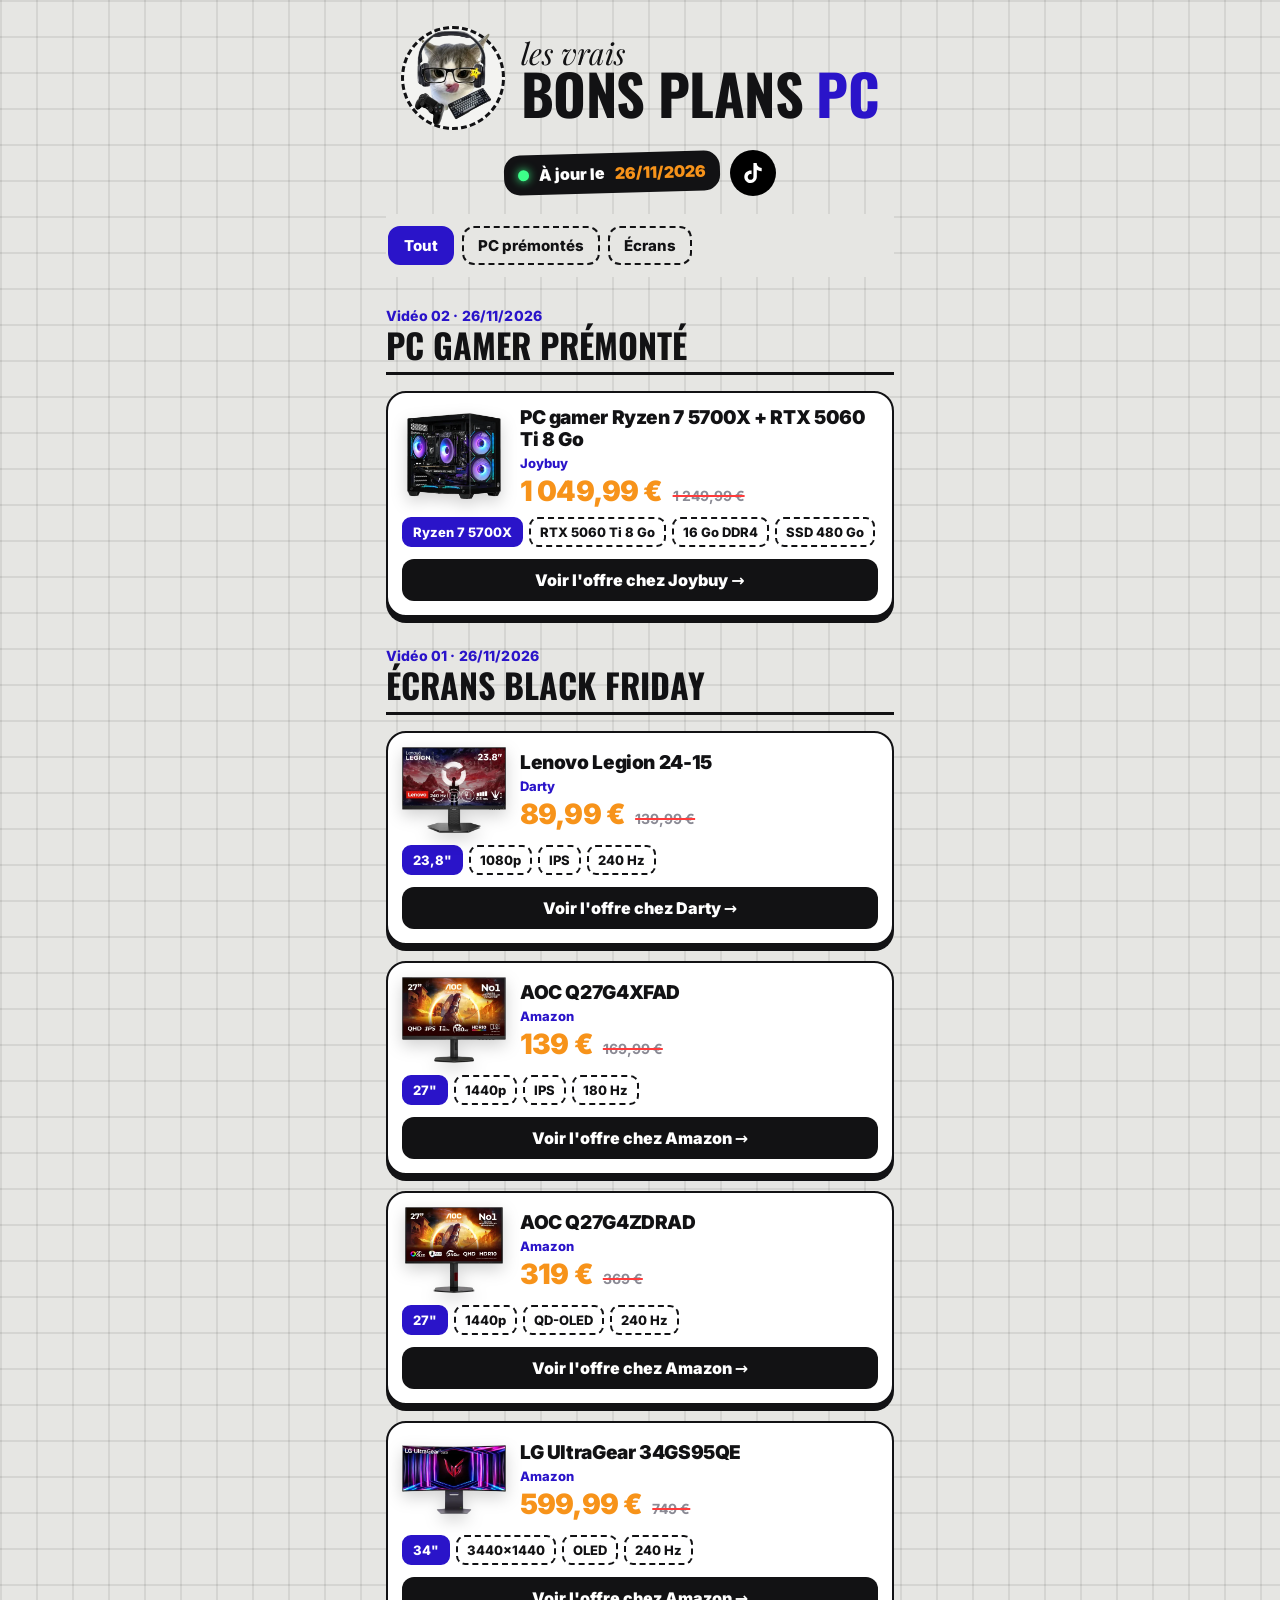
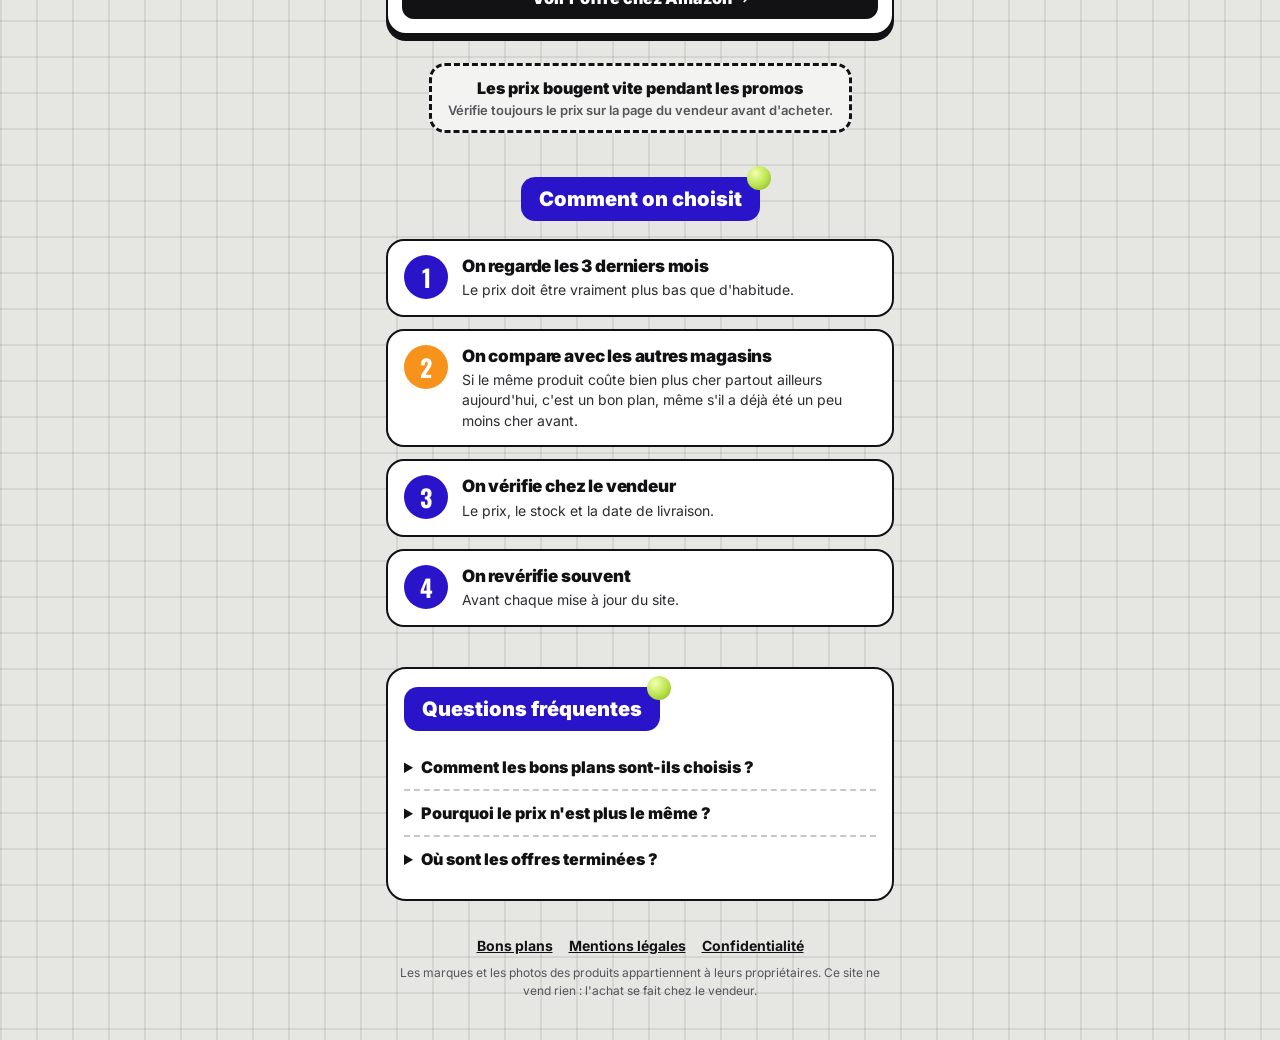
<file: index.html>
<!doctype html>
<html lang="fr">
<head>
<meta charset="utf-8">
<meta name="viewport" content="width=device-width,initial-scale=1">
<meta http-equiv="Content-Security-Policy" content="default-src 'none'; script-src 'self'; style-src 'self'; img-src 'self'; font-src 'self'; manifest-src 'self'; base-uri 'none'; form-action 'none'; upgrade-insecure-requests">
<meta name="referrer" content="strict-origin-when-cross-origin">
<title>Bons plans PC vérifiés (26 novembre 2026) · Les vrais bons plans PC</title>
<meta name="description" content="Les bons plans PC des vidéos TikTok, vérifiés le 26/11/2026 : 5 offres en cours, prix comparés aux 3 derniers mois et aux autres magasins.">
<meta name="robots" content="index,follow,max-image-preview:large">
<meta name="theme-color" content="#e6e6e3">
<meta property="og:type" content="website">
<meta property="og:locale" content="fr_FR">
<meta property="og:site_name" content="Les vrais bons plans PC">
<meta property="og:title" content="Bons plans PC vérifiés (26 novembre 2026) · Les vrais bons plans PC">
<meta property="og:description" content="Les bons plans PC des vidéos TikTok, vérifiés le 26/11/2026 : 5 offres en cours, prix comparés aux 3 derniers mois et aux autres magasins.">
<meta name="twitter:card" content="summary_large_image">
<link rel="canonical" href="https://papouika.github.io/">
<meta property="og:url" content="https://papouika.github.io/">
<meta property="og:image" content="https://papouika.github.io/img/og.png">
<link rel="icon" type="image/png" sizes="32x32" href="img/favicon-32.png">
<link rel="apple-touch-icon" href="img/apple-touch-icon.png">
<link rel="manifest" href="site.webmanifest">
<link rel="preload" href="fonts/inter-var.woff2" as="font" type="font/woff2" crossorigin>
<link rel="stylesheet" href="style.css">
<script type="application/ld+json">
{
 "@context": "https://schema.org",
 "@graph": [
  {
   "@type": "WebSite",
   "name": "Les vrais bons plans PC",
   "inLanguage": "fr-FR",
   "url": "https://papouika.github.io/"
  },
  {
   "@type": "WebPage",
   "name": "Les vrais bons plans PC",
   "dateModified": "2026-11-26",
   "inLanguage": "fr-FR",
   "description": "Bons plans PC vérifiés : prix comparés aux 3 derniers mois et aux autres magasins."
  },
  {
   "@type": "ItemList",
   "name": "Bons plans PC vérifiés",
   "numberOfItems": 5,
   "itemListElement": [
    {
     "@type": "ListItem",
     "position": 1,
     "item": {
      "@type": "Product",
      "name": "PC gamer Ryzen 7 5700X + RTX 5060 Ti 8 Go",
      "category": "PC prémontés",
      "description": "PC prémonté Ryzen 7 5700X, RTX 5060 Ti 8 Go, 16 Go DDR4, SSD 480 Go",
      "image": "https://papouika.github.io/img/pc-joybuy.webp",
      "offers": {
       "@type": "Offer",
       "price": "1049.99",
       "priceCurrency": "EUR",
       "url": "https://www.joybuy.fr/dp/3w-pc-de-bureau-gamer-amd/100015700228526",
       "availability": "https://schema.org/InStock",
       "seller": {
        "@type": "Organization",
        "name": "Joybuy"
       }
      }
     }
    },
    {
     "@type": "ListItem",
     "position": 2,
     "item": {
      "@type": "Product",
      "name": "Lenovo Legion 24-15",
      "category": "Écrans",
      "description": "Écran 23,8\", 1080p, IPS, 240 Hz",
      "image": "https://papouika.github.io/img/legion24.webp",
      "offers": {
       "@type": "Offer",
       "price": "89.99",
       "priceCurrency": "EUR",
       "url": "https://www.darty.com/nav/achat/informatique/ecran_informatique/ecran_informatique/lenovo_legion_24-15.html",
       "availability": "https://schema.org/InStock",
       "seller": {
        "@type": "Organization",
        "name": "Darty"
       }
      }
     }
    },
    {
     "@type": "ListItem",
     "position": 3,
     "item": {
      "@type": "Product",
      "name": "AOC Q27G4XFAD",
      "category": "Écrans",
      "description": "Écran 27\", 1440p, IPS, 180 Hz",
      "image": "https://papouika.github.io/img/aoc-q27g4xf.webp",
      "offers": {
       "@type": "Offer",
       "price": "139.00",
       "priceCurrency": "EUR",
       "url": "https://www.amazon.fr/dp/B0GWDTNJN3",
       "availability": "https://schema.org/InStock",
       "seller": {
        "@type": "Organization",
        "name": "Amazon"
       }
      }
     }
    },
    {
     "@type": "ListItem",
     "position": 4,
     "item": {
      "@type": "Product",
      "name": "AOC Q27G4ZDRAD",
      "category": "Écrans",
      "description": "Écran 27\", 1440p, QD-OLED, 240 Hz",
      "image": "https://papouika.github.io/img/aoc-q27g4zd.webp",
      "offers": {
       "@type": "Offer",
       "price": "319.00",
       "priceCurrency": "EUR",
       "url": "https://www.amazon.fr/dp/B0GWDVQ63M",
       "availability": "https://schema.org/InStock",
       "seller": {
        "@type": "Organization",
        "name": "Amazon"
       }
      }
     }
    },
    {
     "@type": "ListItem",
     "position": 5,
     "item": {
      "@type": "Product",
      "name": "LG UltraGear 34GS95QE",
      "category": "Écrans",
      "description": "Écran 34\", 3440×1440, OLED, 240 Hz",
      "image": "https://papouika.github.io/img/lg-34-oled.webp",
      "offers": {
       "@type": "Offer",
       "price": "599.99",
       "priceCurrency": "EUR",
       "url": "https://www.amazon.fr/dp/B0D6Z22RHP",
       "availability": "https://schema.org/InStock",
       "seller": {
        "@type": "Organization",
        "name": "Amazon"
       }
      }
     }
    }
   ]
  },
  {
   "@type": "FAQPage",
   "mainEntity": [
    {
     "@type": "Question",
     "name": "Comment les bons plans sont-ils choisis ?",
     "acceptedAnswer": {
      "@type": "Answer",
      "text": "On regarde le prix du produit sur les 3 derniers mois, et on le compare aux autres magasins aujourd'hui. Si le prix est vraiment plus bas que d'habitude, ou nettement moins cher qu'ailleurs, c'est un bon plan. On vérifie aussi le stock et la date de livraison chez le vendeur."
     }
    },
    {
     "@type": "Question",
     "name": "Pourquoi le prix n'est plus le même ?",
     "acceptedAnswer": {
      "@type": "Answer",
      "text": "Pendant les promos, les prix changent souvent, parfois plusieurs fois par jour. Le prix affiché ici est celui du jour de la mise à jour, indiqué en haut de la page. Le bon prix, c'est toujours celui de la page du vendeur."
     }
    },
    {
     "@type": "Question",
     "name": "Où sont les offres terminées ?",
     "acceptedAnswer": {
      "@type": "Answer",
      "text": "Elles quittent la liste et vont dans « Bons plans terminés », en bas de la page. En haut, il n'y a que des offres en cours."
     }
    }
   ]
  }
 ]
}
</script>
</head>
<body>
<a class="skip" href="#bons-plans">Aller aux bons plans</a>
<main>
  <header class="hero">
    <div class="cat"><img src="img/chat.webp" alt="Le chat de la chaîne devant son clavier" width="80" height="99"></div>
    <div class="hero-txt"><p class="serif">les vrais</p><h1>bons plans <span>PC</span></h1></div>
  </header>
  <div class="barre">
    <p class="maj"><i aria-hidden="true"></i>À jour le <time datetime="2026-11-26">26/11/2026</time></p>
    <a class="tt rond" href="https://www.tiktok.com/@papouika.tech" aria-label="Suivre la chaîne sur TikTok" target="_blank" rel="noopener noreferrer"><svg viewBox="0 0 24 24" aria-hidden="true"><path d="M12.53.02c1.31-.02 2.61-.01 3.91-.02.08 1.53.63 3.09 1.75 4.17 1.12 1.11 2.7 1.62 4.24 1.79v4.03c-1.44-.05-2.89-.35-4.2-.97-.57-.26-1.1-.59-1.62-.93-.01 2.92.01 5.84-.02 8.75-.08 1.4-.54 2.79-1.35 3.94-1.31 1.92-3.58 3.17-5.91 3.21-1.43.08-2.86-.31-4.08-1.03-2.02-1.19-3.44-3.37-3.65-5.71-.02-.5-.03-1-.01-1.49.18-1.9 1.12-3.72 2.58-4.96 1.66-1.44 3.98-2.13 6.15-1.72.02 1.48-.04 2.96-.04 4.44-.99-.32-2.15-.23-3.02.37-.63.41-1.11 1.04-1.36 1.75-.21.51-.15 1.07-.14 1.61.24 1.64 1.82 3.02 3.5 2.87 1.12-.01 2.19-.66 2.77-1.61.19-.33.4-.67.41-1.06.1-1.79.06-3.57.07-5.36.01-4.03-.01-8.05.02-12.07z"/></svg><span class="sr">TikTok @papouika.tech</span></a>
  </div>
  <nav class="cats" aria-label="Catégories"><button type="button" data-cat="*" aria-pressed="true">Tout</button><button type="button" data-cat="PC prémontés" aria-pressed="false">PC prémontés</button><button type="button" data-cat="Écrans" aria-pressed="false">Écrans</button></nav>
  <div id="bons-plans">
  <section class="video" id="02-pc-premonte-joybuy" aria-labelledby="t-02-pc-premonte-joybuy">
    <div class="vhead">
      <div><p class="vnum">Vidéo 02 · <time datetime="2026-11-26">26/11/2026</time></p>
      <h2 id="t-02-pc-premonte-joybuy">PC gamer prémonté</h2></div>
    </div>
    
    <a class="card" data-cat="PC prémontés" data-fin="" href="https://www.joybuy.fr/dp/3w-pc-de-bureau-gamer-amd/100015700228526" target="_blank" rel="nofollow noopener noreferrer">
      <div class="top">
        <div class="pic"><img src="img/pc-joybuy.webp" alt="PC gamer Ryzen 7 5700X + RTX 5060 Ti 8 Go" width="104" height="86" loading="lazy" decoding="async"></div>
        <div class="info"><h3>PC gamer Ryzen 7 5700X + RTX 5060 Ti 8 Go</h3><div class="shop">Joybuy</div>
          <div class="price"><b>1 049,99 €</b><s>1 249,99 €</s></div></div>
      </div>
      <ul class="chips" aria-label="Caractéristiques"><li>Ryzen 7 5700X</li><li>RTX 5060 Ti 8 Go</li><li>16 Go DDR4</li><li>SSD 480 Go</li></ul>
      <div class="go">Voir l'offre chez Joybuy →</div>
    </a>
  </section>
  <section class="video" id="01-ecrans-black-friday" aria-labelledby="t-01-ecrans-black-friday">
    <div class="vhead">
      <div><p class="vnum">Vidéo 01 · <time datetime="2026-11-26">26/11/2026</time></p>
      <h2 id="t-01-ecrans-black-friday">Écrans Black Friday</h2></div>
    </div>
    
    <a class="card" data-cat="Écrans" data-fin="" href="https://www.darty.com/nav/achat/informatique/ecran_informatique/ecran_informatique/lenovo_legion_24-15.html" target="_blank" rel="nofollow noopener noreferrer">
      <div class="top">
        <div class="pic"><img src="img/legion24.webp" alt="Lenovo Legion 24-15" width="104" height="86" loading="lazy" decoding="async"></div>
        <div class="info"><h3>Lenovo Legion 24-15</h3><div class="shop">Darty</div>
          <div class="price"><b>89,99 €</b><s>139,99 €</s></div></div>
      </div>
      <ul class="chips" aria-label="Caractéristiques"><li>23,8&quot;</li><li>1080p</li><li>IPS</li><li>240 Hz</li></ul>
      <div class="go">Voir l'offre chez Darty →</div>
    </a>
    <a class="card" data-cat="Écrans" data-fin="" href="https://www.amazon.fr/dp/B0GWDTNJN3" target="_blank" rel="nofollow noopener noreferrer">
      <div class="top">
        <div class="pic"><img src="img/aoc-q27g4xf.webp" alt="AOC Q27G4XFAD" width="104" height="86" loading="lazy" decoding="async"></div>
        <div class="info"><h3>AOC Q27G4XFAD</h3><div class="shop">Amazon</div>
          <div class="price"><b>139 €</b><s>169,99 €</s></div></div>
      </div>
      <ul class="chips" aria-label="Caractéristiques"><li>27&quot;</li><li>1440p</li><li>IPS</li><li>180 Hz</li></ul>
      <div class="go">Voir l'offre chez Amazon →</div>
    </a>
    <a class="card" data-cat="Écrans" data-fin="" href="https://www.amazon.fr/dp/B0GWDVQ63M" target="_blank" rel="nofollow noopener noreferrer">
      <div class="top">
        <div class="pic"><img src="img/aoc-q27g4zd.webp" alt="AOC Q27G4ZDRAD" width="104" height="86" loading="lazy" decoding="async"></div>
        <div class="info"><h3>AOC Q27G4ZDRAD</h3><div class="shop">Amazon</div>
          <div class="price"><b>319 €</b><s>369 €</s></div></div>
      </div>
      <ul class="chips" aria-label="Caractéristiques"><li>27&quot;</li><li>1440p</li><li>QD-OLED</li><li>240 Hz</li></ul>
      <div class="go">Voir l'offre chez Amazon →</div>
    </a>
    <a class="card" data-cat="Écrans" data-fin="" href="https://www.amazon.fr/dp/B0D6Z22RHP" target="_blank" rel="nofollow noopener noreferrer">
      <div class="top">
        <div class="pic"><img src="img/lg-34-oled.webp" alt="LG UltraGear 34GS95QE" width="104" height="86" loading="lazy" decoding="async"></div>
        <div class="info"><h3>LG UltraGear 34GS95QE</h3><div class="shop">Amazon</div>
          <div class="price"><b>599,99 €</b><s>749 €</s></div></div>
      </div>
      <ul class="chips" aria-label="Caractéristiques"><li>34&quot;</li><li>3440×1440</li><li>OLED</li><li>240 Hz</li></ul>
      <div class="go">Voir l'offre chez Amazon →</div>
    </a>
  </section></div>
  <div class="alerte"><div class="cadre">Les prix bougent vite pendant les promos<small>Vérifie toujours le prix sur la page du vendeur avant d'acheter.</small></div></div>

  <section class="methode" aria-labelledby="methode">
    <h2 id="methode">Comment on choisit</h2>
    <ol class="steps">
      <li><b aria-hidden="true">1</b><div><h3>On regarde les 3 derniers mois</h3><p>Le prix doit être vraiment plus bas que d'habitude.</p></div></li>
      <li><b aria-hidden="true">2</b><div><h3>On compare avec les autres magasins</h3><p>Si le même produit coûte bien plus cher partout ailleurs aujourd'hui, c'est un bon plan, même s'il a déjà été un peu moins cher avant.</p></div></li>
      <li><b aria-hidden="true">3</b><div><h3>On vérifie chez le vendeur</h3><p>Le prix, le stock et la date de livraison.</p></div></li>
      <li><b aria-hidden="true">4</b><div><h3>On revérifie souvent</h3><p>Avant chaque mise à jour du site.</p></div></li>
    </ol>
  </section>

  <section class="bloc" aria-labelledby="faq">
    <h2 id="faq">Questions fréquentes</h2>
    <details><summary>Comment les bons plans sont-ils choisis ?</summary><p>On regarde le prix du produit sur les 3 derniers mois, et on le compare aux autres magasins aujourd&#x27;hui. Si le prix est vraiment plus bas que d&#x27;habitude, ou nettement moins cher qu&#x27;ailleurs, c&#x27;est un bon plan. On vérifie aussi le stock et la date de livraison chez le vendeur.</p></details><details><summary>Pourquoi le prix n&#x27;est plus le même ?</summary><p>Pendant les promos, les prix changent souvent, parfois plusieurs fois par jour. Le prix affiché ici est celui du jour de la mise à jour, indiqué en haut de la page. Le bon prix, c&#x27;est toujours celui de la page du vendeur.</p></details><details><summary>Où sont les offres terminées ?</summary><p>Elles quittent la liste et vont dans « Bons plans terminés », en bas de la page. En haut, il n&#x27;y a que des offres en cours.</p></details>
  </section>
  
  
  <footer>
    <p class="liens"><a href="./#bons-plans">Bons plans</a><a href="mentions-legales.html">Mentions légales</a><a href="confidentialite.html">Confidentialité</a></p>
    <p class="legal">Les marques et les photos des produits appartiennent à leurs propriétaires. Ce site ne vend rien : l'achat se fait chez le vendeur.</p>
  </footer>
</main>
<script src="app.js" defer></script>
</body>
</html>
</file>
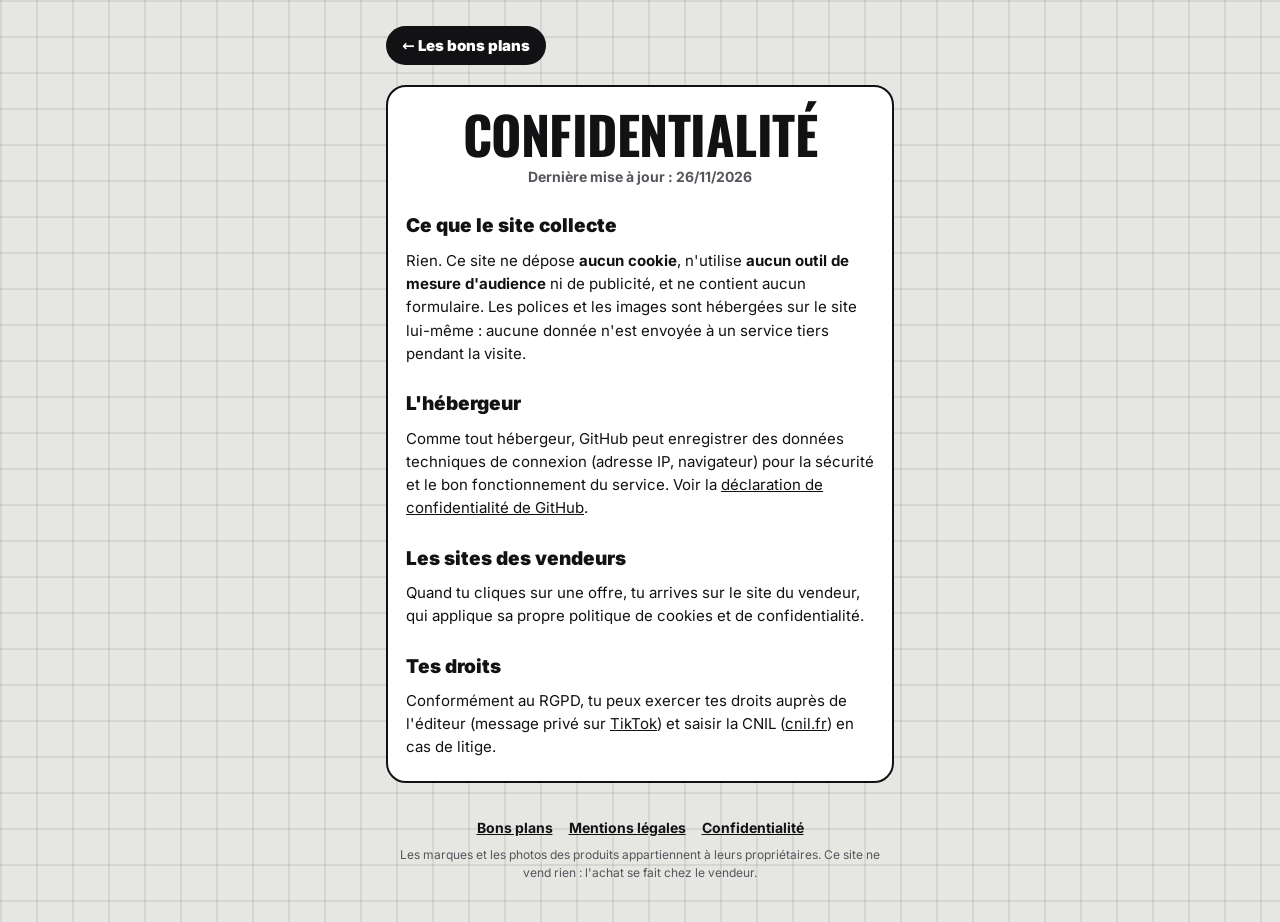
<file: confidentialite.html>
<!doctype html>
<html lang="fr">
<head>
<meta charset="utf-8">
<meta name="viewport" content="width=device-width,initial-scale=1">
<meta http-equiv="Content-Security-Policy" content="default-src 'none'; script-src 'self'; style-src 'self'; img-src 'self'; font-src 'self'; manifest-src 'self'; base-uri 'none'; form-action 'none'; upgrade-insecure-requests">
<meta name="referrer" content="strict-origin-when-cross-origin">
<title>Confidentialité · Les vrais bons plans PC</title>
<meta name="description" content="Politique de confidentialité : aucun cookie, aucune mesure d&#x27;audience, aucune donnée collectée.">
<meta name="robots" content="index,follow,max-image-preview:large">
<meta name="theme-color" content="#e6e6e3">
<meta property="og:type" content="website">
<meta property="og:locale" content="fr_FR">
<meta property="og:site_name" content="Les vrais bons plans PC">
<meta property="og:title" content="Confidentialité · Les vrais bons plans PC">
<meta property="og:description" content="Politique de confidentialité : aucun cookie, aucune mesure d&#x27;audience, aucune donnée collectée.">
<meta name="twitter:card" content="summary_large_image">
<link rel="canonical" href="https://papouika.github.io/confidentialite.html">
<meta property="og:url" content="https://papouika.github.io/confidentialite.html">
<meta property="og:image" content="https://papouika.github.io/img/og.png">
<link rel="icon" type="image/png" sizes="32x32" href="img/favicon-32.png">
<link rel="apple-touch-icon" href="img/apple-touch-icon.png">
<link rel="manifest" href="site.webmanifest">
<link rel="preload" href="fonts/inter-var.woff2" as="font" type="font/woff2" crossorigin>
<link rel="stylesheet" href="style.css">
</head>
<body>
<main>
  <a class="back" href="./#bons-plans">← Les bons plans</a>
  <div class="doc">
    <h1>Confidentialité</h1>
    <p class="date-doc">Dernière mise à jour : 26/11/2026</p>

    <h2>Ce que le site collecte</h2>
    <p>Rien. Ce site ne dépose <strong>aucun cookie</strong>, n'utilise <strong>aucun outil de mesure d'audience</strong> ni de publicité, et ne contient aucun formulaire. Les polices et les images sont hébergées sur le site lui-même : aucune donnée n'est envoyée à un service tiers pendant la visite.</p>

    <h2>L'hébergeur</h2>
    <p>Comme tout hébergeur, GitHub peut enregistrer des données techniques de connexion (adresse IP, navigateur) pour la sécurité et le bon fonctionnement du service. Voir la <a href="https://docs.github.com/fr/site-policy/privacy-policies/github-general-privacy-statement" rel="noopener noreferrer">déclaration de confidentialité de GitHub</a>.</p>

    <h2>Les sites des vendeurs</h2>
    <p>Quand tu cliques sur une offre, tu arrives sur le site du vendeur, qui applique sa propre politique de cookies et de confidentialité.</p>

    <h2>Tes droits</h2>
    <p>Conformément au RGPD, tu peux exercer tes droits auprès de l'éditeur (message privé sur <a href="https://www.tiktok.com/@papouika.tech" rel="noopener noreferrer">TikTok</a>) et saisir la CNIL (<a href="https://www.cnil.fr" rel="noopener noreferrer">cnil.fr</a>) en cas de litige.</p>
  </div>
  
  <footer>
    <p class="liens"><a href="./#bons-plans">Bons plans</a><a href="mentions-legales.html">Mentions légales</a><a href="confidentialite.html">Confidentialité</a></p>
    <p class="legal">Les marques et les photos des produits appartiennent à leurs propriétaires. Ce site ne vend rien : l'achat se fait chez le vendeur.</p>
  </footer>
</main>
</body>
</html>
</file>
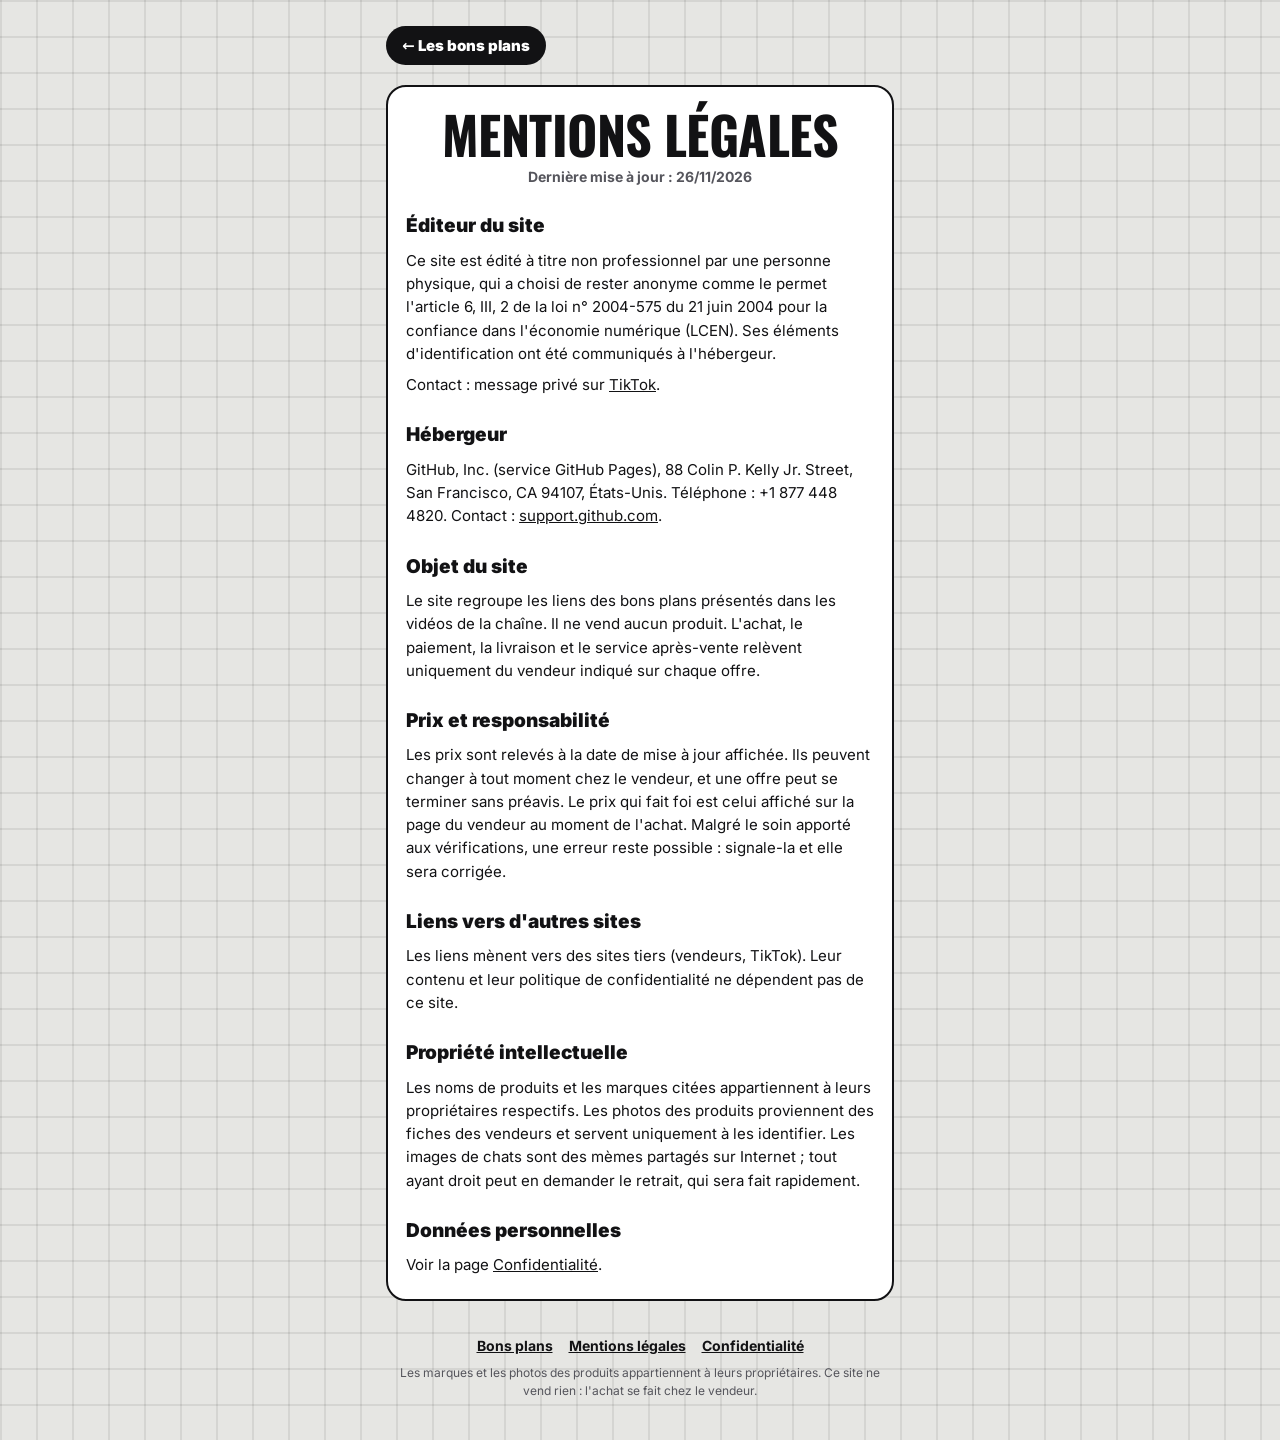
<file: mentions-legales.html>
<!doctype html>
<html lang="fr">
<head>
<meta charset="utf-8">
<meta name="viewport" content="width=device-width,initial-scale=1">
<meta http-equiv="Content-Security-Policy" content="default-src 'none'; script-src 'self'; style-src 'self'; img-src 'self'; font-src 'self'; manifest-src 'self'; base-uri 'none'; form-action 'none'; upgrade-insecure-requests">
<meta name="referrer" content="strict-origin-when-cross-origin">
<title>Mentions légales · Les vrais bons plans PC</title>
<meta name="description" content="Mentions légales du site : éditeur, hébergeur, prix et propriété intellectuelle.">
<meta name="robots" content="index,follow,max-image-preview:large">
<meta name="theme-color" content="#e6e6e3">
<meta property="og:type" content="website">
<meta property="og:locale" content="fr_FR">
<meta property="og:site_name" content="Les vrais bons plans PC">
<meta property="og:title" content="Mentions légales · Les vrais bons plans PC">
<meta property="og:description" content="Mentions légales du site : éditeur, hébergeur, prix et propriété intellectuelle.">
<meta name="twitter:card" content="summary_large_image">
<link rel="canonical" href="https://papouika.github.io/mentions-legales.html">
<meta property="og:url" content="https://papouika.github.io/mentions-legales.html">
<meta property="og:image" content="https://papouika.github.io/img/og.png">
<link rel="icon" type="image/png" sizes="32x32" href="img/favicon-32.png">
<link rel="apple-touch-icon" href="img/apple-touch-icon.png">
<link rel="manifest" href="site.webmanifest">
<link rel="preload" href="fonts/inter-var.woff2" as="font" type="font/woff2" crossorigin>
<link rel="stylesheet" href="style.css">
</head>
<body>
<main>
  <a class="back" href="./#bons-plans">← Les bons plans</a>
  <div class="doc">
    <h1>Mentions légales</h1>
    <p class="date-doc">Dernière mise à jour : 26/11/2026</p>

    <h2>Éditeur du site</h2>
    <p>Ce site est édité à titre non professionnel par une personne physique, qui a choisi de rester anonyme comme le permet l'article 6, III, 2 de la loi n° 2004-575 du 21 juin 2004 pour la confiance dans l'économie numérique (LCEN). Ses éléments d'identification ont été communiqués à l'hébergeur.</p>
    <p>Contact : message privé sur <a href="https://www.tiktok.com/@papouika.tech" rel="noopener noreferrer">TikTok</a>.</p>

    <h2>Hébergeur</h2>
    <p>GitHub, Inc. (service GitHub Pages), 88 Colin P. Kelly Jr. Street, San Francisco, CA 94107, États-Unis. Téléphone : +1 877 448 4820. Contact : <a href="https://support.github.com" rel="noopener noreferrer">support.github.com</a>.</p>

    <h2>Objet du site</h2>
    <p>Le site regroupe les liens des bons plans présentés dans les vidéos de la chaîne. Il ne vend aucun produit. L'achat, le paiement, la livraison et le service après-vente relèvent uniquement du vendeur indiqué sur chaque offre.</p>

    <h2>Prix et responsabilité</h2>
    <p>Les prix sont relevés à la date de mise à jour affichée. Ils peuvent changer à tout moment chez le vendeur, et une offre peut se terminer sans préavis. Le prix qui fait foi est celui affiché sur la page du vendeur au moment de l'achat. Malgré le soin apporté aux vérifications, une erreur reste possible : signale-la et elle sera corrigée.</p>

    <h2>Liens vers d'autres sites</h2>
    <p>Les liens mènent vers des sites tiers (vendeurs, TikTok). Leur contenu et leur politique de confidentialité ne dépendent pas de ce site.</p>

    <h2>Propriété intellectuelle</h2>
    <p>Les noms de produits et les marques citées appartiennent à leurs propriétaires respectifs. Les photos des produits proviennent des fiches des vendeurs et servent uniquement à les identifier. Les images de chats sont des mèmes partagés sur Internet ; tout ayant droit peut en demander le retrait, qui sera fait rapidement.</p>

    <h2>Données personnelles</h2>
    <p>Voir la page <a href="confidentialite.html">Confidentialité</a>.</p>
  </div>
  
  <footer>
    <p class="liens"><a href="./#bons-plans">Bons plans</a><a href="mentions-legales.html">Mentions légales</a><a href="confidentialite.html">Confidentialité</a></p>
    <p class="legal">Les marques et les photos des produits appartiennent à leurs propriétaires. Ce site ne vend rien : l'achat se fait chez le vendeur.</p>
  </footer>
</main>
</body>
</html>
</file>
<file: style.css>
@font-face{font-family:Inter;font-style:normal;font-weight:100 900;font-display:swap;src:url(fonts/inter-var.woff2) format("woff2")}
@font-face{font-family:Oswald;font-style:normal;font-weight:700;font-display:swap;src:url(fonts/oswald-700-normal.woff2) format("woff2")}
@font-face{font-family:"Playfair Display";font-style:italic;font-weight:400;font-display:swap;src:url(fonts/playfair-display-400-italic.woff2) format("woff2")}

:root{--bg:#e6e6e3;--ink:#121214;--blue:#2a14c9;--orange:#f7931a;--grey:#55555c;--paper:#f3f3f1}
*{box-sizing:border-box;margin:0;padding:0}
html{-webkit-text-size-adjust:100%}
body{font-family:Inter,system-ui,sans-serif;color:var(--ink);background:var(--bg);
  background-image:linear-gradient(rgba(0,0,0,.075) 2px,transparent 2px),linear-gradient(90deg,rgba(0,0,0,.075) 2px,transparent 2px);
  background-size:36px 36px;min-height:100vh}
main{max-width:540px;margin:0 auto;padding:26px 16px 40px}
a{color:inherit}
:focus-visible{outline:3px solid var(--blue);outline-offset:3px}
.skip{position:absolute;left:-999px}.skip:focus{left:12px;top:12px;background:#fff;padding:8px 12px;z-index:10}

/* En-tête */
header{text-align:center}
.cat{width:156px;height:156px;margin:0 auto;border:3px dashed var(--ink);border-radius:50%;background:var(--paper);display:flex;align-items:center;justify-content:center}
.cat img{width:112px;height:auto;display:block}
.serif{font-family:"Playfair Display",serif;font-style:italic;font-size:38px;line-height:1;margin-top:14px}
h1{font-family:Oswald,sans-serif;text-transform:uppercase;font-size:clamp(44px,13.4vw,64px);line-height:.9;letter-spacing:-.01em;margin-top:2px;white-space:nowrap}
h1 span{color:var(--blue)}
.maj{display:inline-flex;align-items:center;gap:10px;margin-top:18px;background:var(--ink);color:#fff;font-weight:900;font-size:19px;padding:12px 18px;border-radius:16px;transform:rotate(-2deg)}
.maj i{width:11px;height:11px;border-radius:50%;background:#3dff8a;box-shadow:0 0 10px #3dff8a}
.maj time{color:var(--orange)}
.tt{display:inline-flex;align-items:center;gap:9px;margin-top:16px;background:#000;color:#fff;text-decoration:none;font-weight:800;font-size:16px;padding:11px 18px;border-radius:999px}
.tt svg{width:18px;height:18px;fill:currentColor}
.tt.off{background:#8a8a94;pointer-events:none}

/* Catégories (dès 2 catégories) */
nav.cats{position:sticky;top:0;z-index:5;display:flex;gap:8px;overflow-x:auto;padding:12px 2px;margin-top:18px;background:var(--bg);scrollbar-width:none}
nav.cats::-webkit-scrollbar{display:none}
nav.cats[hidden]{display:none}
nav.cats button{flex:none;font:800 15px Inter,sans-serif;border:2px dashed var(--ink);background:transparent;color:var(--ink);padding:8px 14px;border-radius:12px;cursor:pointer}
nav.cats button[aria-pressed=true]{background:var(--blue);border:2px solid var(--blue);color:#fff}

/* Bloc vidéo */
section.video{margin-top:34px;text-align:center}
h2{display:inline-block;background:var(--blue);color:#fff;font-weight:900;font-size:clamp(15px,4.4vw,21px);white-space:nowrap;padding:10px 18px;border-radius:14px;position:relative}
h2::after{content:"";position:absolute;right:-11px;top:-11px;width:24px;height:24px;border-radius:50%;background:radial-gradient(circle at 35% 30%,#f2ffb0,#b9e24a 55%,#86ad1f)}
.meta{margin-top:12px;font-size:15px;font-weight:700;color:var(--grey)}

/* Cartes */
.card{display:block;text-decoration:none;background:#fff;border:2px solid var(--ink);border-radius:20px;padding:14px;margin-top:16px;text-align:left;box-shadow:0 6px 0 var(--ink);transition:transform .1s,box-shadow .1s}
.card:active{transform:translateY(4px);box-shadow:0 2px 0 var(--ink)}
.top{display:flex;gap:14px;align-items:center}
.pic{flex:none;width:104px;height:86px;display:flex;align-items:center;justify-content:center}
.pic img{max-width:104px;max-height:86px;width:auto;height:auto;filter:drop-shadow(0 6px 8px rgba(0,0,0,.18))}
.info{flex:1;min-width:0}
h3{font-weight:900;font-size:19px;letter-spacing:-.02em;line-height:1.15}
.shop{font-size:13px;font-weight:800;color:var(--blue);margin-top:4px}
.price{display:flex;align-items:baseline;gap:10px;margin-top:6px;white-space:nowrap}
.price b{font-weight:900;font-size:28px;color:var(--orange);letter-spacing:-.03em;line-height:1}
.price s{font-size:14px;font-weight:700;color:#8a8a94;text-decoration-color:#ff3b3b;text-decoration-thickness:2px}
.chips{display:flex;flex-wrap:wrap;gap:6px;margin-top:12px;list-style:none}
.chips li{font-weight:800;font-size:13px;padding:5px 9px;border-radius:9px;border:2px dashed var(--ink)}
.chips li:first-child{background:var(--blue);border:2px solid var(--blue);color:#fff}
.go{margin-top:12px;display:flex;justify-content:center;align-items:center;gap:8px;background:var(--ink);color:#fff;font-weight:900;font-size:16px;padding:11px;border-radius:12px}

/* Méthode + FAQ */
.bloc{margin-top:40px;background:#fff;border:2px solid var(--ink);border-radius:20px;padding:18px 16px}
.bloc h2{margin-bottom:14px}
.bloc ol{padding-left:22px;font-weight:600;font-size:15px;line-height:1.5}
.bloc ol li+li{margin-top:6px}
details{border-top:2px dashed #c9c9c4;padding:12px 0}
details:first-of-type{border-top:0}
summary{font-weight:900;font-size:16px;cursor:pointer}
details p{margin-top:8px;font-size:15px;line-height:1.5;color:#2b2b30}

/* Pied de page */
footer{margin-top:36px;text-align:center}
.cadre{display:inline-block;border:3px dashed var(--ink);border-radius:16px;padding:12px 16px;font-weight:900;font-size:16px;background:var(--paper)}
.cadre small{display:block;font-weight:600;font-size:13px;color:var(--grey);margin-top:4px}
.liens{margin-top:18px;font-size:14px;font-weight:700;display:flex;gap:16px;justify-content:center;flex-wrap:wrap}
.legal{margin-top:10px;font-size:12px;color:var(--grey);line-height:1.5}

/* Page mentions légales */
.doc{background:#fff;border:2px solid var(--ink);border-radius:20px;padding:22px 18px;margin-top:20px;line-height:1.55;font-size:15px}
.doc h1{font-size:clamp(36px,10vw,52px);white-space:normal;text-align:center}
.doc h2{display:block;background:none;color:var(--ink);padding:0;margin:24px 0 8px;font-size:19px;white-space:normal}
.doc h2::after{display:none}
.doc p+p{margin-top:8px}

@media (prefers-reduced-motion:reduce){*{transition:none!important}}

/* Alerte prix (sous les produits) */
.alerte{margin-top:30px;text-align:center}

/* Comment on vérifie */
.methode{margin-top:44px;text-align:center}
.steps{list-style:none;margin-top:18px;display:grid;gap:12px;text-align:left}
.steps li{display:flex;gap:14px;align-items:flex-start;background:#fff;border:2px solid var(--ink);border-radius:18px;padding:14px 16px}
.steps b{flex:none;width:44px;height:44px;border-radius:50%;background:var(--blue);color:#fff;display:flex;align-items:center;justify-content:center;font-family:Oswald,sans-serif;font-size:24px;line-height:1}
.steps li:nth-child(2) b{background:var(--orange)}
.steps h3{font-weight:900;font-size:17px;letter-spacing:-.01em;margin-top:2px}
.steps p{margin-top:4px;font-size:14px;line-height:1.45;color:#2b2b30}

/* Pages légales */
.back{position:sticky;top:10px;z-index:5;display:inline-block;background:var(--ink);color:#fff;font-weight:900;font-size:15px;padding:10px 16px;border-radius:999px;text-decoration:none}
.date-doc{text-align:center;font-weight:700;font-size:14px;color:var(--grey);margin-bottom:6px}
.alerte .cadre{text-align:center}
.date-doc{margin-top:8px}

/* ===== v3 : en-tête compact, blocs vidéo, archives ===== */
header.hero{display:flex;align-items:center;justify-content:center;gap:16px;text-align:left}
header.hero .cat{width:104px;height:104px;margin:0;flex:none;border-width:3px}
header.hero .cat img{width:76px}
.hero-txt .serif{font-size:30px;margin:0}
.hero-txt h1{font-size:clamp(38px,11.5vw,56px);margin-top:0;white-space:normal}
.barre{display:flex;flex-wrap:wrap;gap:10px;justify-content:center;align-items:center;margin-top:20px}
.barre .maj{margin-top:0;font-size:16px;padding:10px 14px;transform:rotate(-1.5deg)}
.barre .tt{margin-top:0;font-size:15px;padding:10px 14px}

section.video{margin-top:30px;text-align:left}
.vhead{display:flex;align-items:flex-end;justify-content:space-between;gap:12px;padding-bottom:10px;border-bottom:3px solid var(--ink)}
.vnum{font-weight:800;font-size:14px;color:var(--blue);letter-spacing:.01em}
.vhead h2{display:block;background:none;color:var(--ink);padding:0;border-radius:0;font-family:Oswald,sans-serif;text-transform:uppercase;font-weight:700;font-size:clamp(26px,8vw,34px);line-height:1;white-space:normal;margin-top:4px}
.vhead h2::after{display:none}
.vtt{flex:none;width:46px;height:46px;border-radius:50%;background:#000;color:#fff;display:flex;align-items:center;justify-content:center}
.vtt svg{width:20px;height:20px;fill:currentColor}

.alerte{margin-top:28px;text-align:center}
.alerte .cadre{text-align:center}
.vide{margin-top:30px;text-align:center;border:3px dashed var(--ink);border-radius:16px;padding:16px;font-weight:900;font-size:17px;background:var(--paper)}
.vide small{display:block;font-weight:600;font-size:14px;color:var(--grey);margin-top:4px}

.methode h2,.bloc h2{font-size:clamp(16px,4.6vw,20px)}

.archives{margin-top:36px;background:var(--paper);border:2px dashed var(--ink);border-radius:18px;padding:14px 16px}
.archives summary{font-weight:900;font-size:17px;cursor:pointer;display:flex;align-items:center;gap:10px}
.archives summary .n{background:var(--ink);color:#fff;font-size:13px;border-radius:999px;padding:2px 9px}
.archives > p{margin-top:10px;font-size:14px;color:var(--grey)}
.archives h3{margin-top:16px;font-size:14px;font-weight:900;text-transform:uppercase;letter-spacing:.02em}
.archives ul{list-style:none;margin-top:6px}
.archives li a{display:flex;justify-content:space-between;gap:10px;padding:9px 0;border-top:1px solid #d6d6d2;text-decoration:none;font-size:15px}
.a-nom{font-weight:800}
.a-prix{color:var(--grey);font-weight:700;white-space:nowrap;text-decoration:line-through}
.sr{position:absolute;width:1px;height:1px;overflow:hidden;clip:rect(0 0 0 0);white-space:nowrap}
.barre{flex-wrap:nowrap}
.tt.rond{width:46px;height:46px;padding:0;justify-content:center;flex:none}
.tt.rond svg{width:20px;height:20px}
</file>
